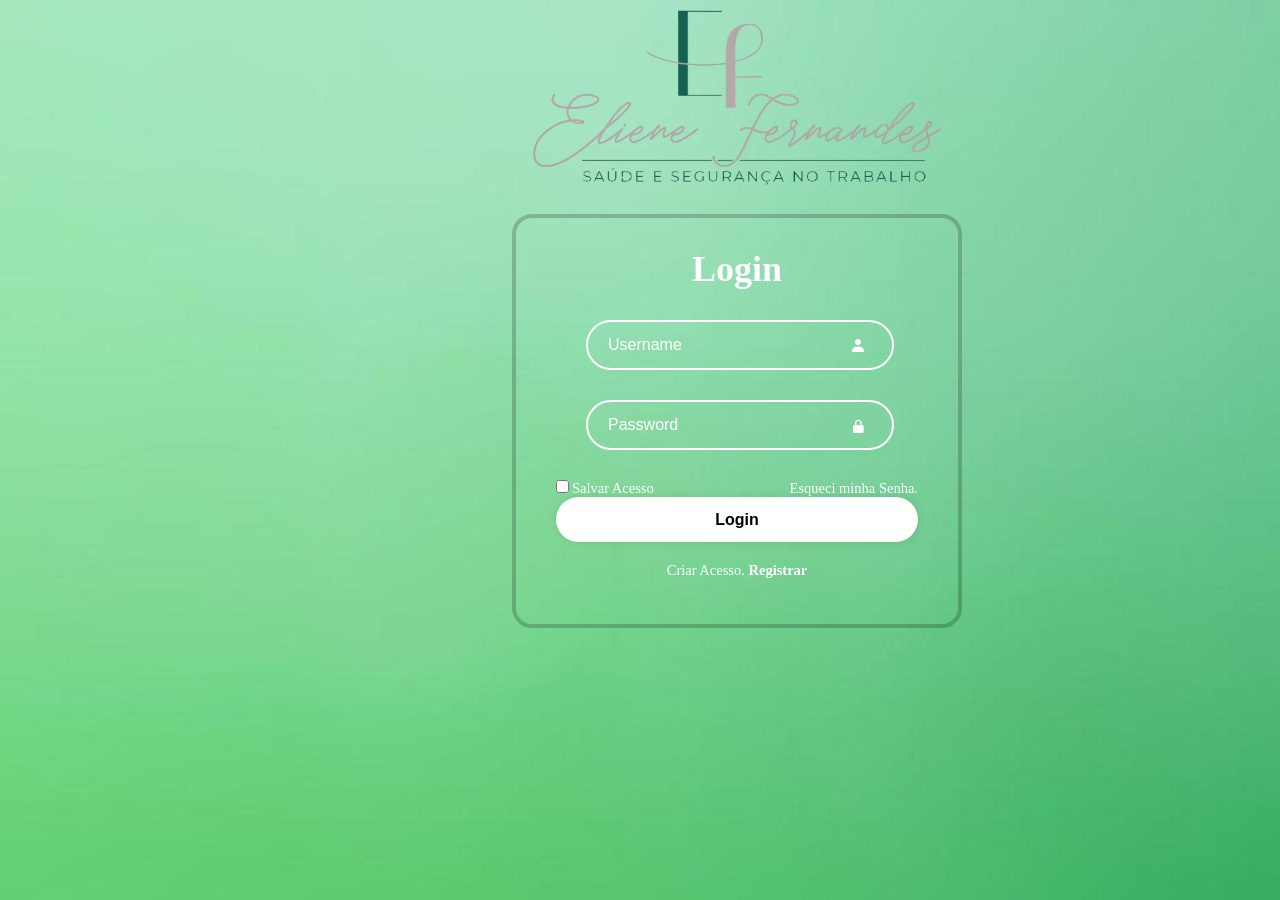
<file: index.html>
<!DOCTYPE html>
<html lang="en">
<head>
    <meta charset="UTF-8">
    <meta name="viewport" content="width=device-width, initial-scale=1.0">
    <title>Login</title>
    <link rel="stylesheet" href="CSS/login.css">
    <link href='https://unpkg.com/boxicons@2.1.4/css/boxicons.min.css' rel='stylesheet'>
</head>
                        
<body>
                  <div  class="imgfundo">
                    <img src="logo.png" alt="">
                  </div>          
    <div class="wrapper">
        <form action="">
            <h1>Login</h1>
            <div class="input-box">
                <input type="text" placeholder="Username" id="login" required>
                <i class='bx bxs-user'></i>   
            </div>
            <div class="input-box">
                <input type="password" placeholder="Password" id="senha" required> 
                <i class='bx bxs-lock-alt'></i> 
            </div>


            <div class="remember-forgot">
                <label><input type="checkbox">Salvar Acesso 
                </label>
                <a href="#">Esqueci minha Senha.</a>
            </div>
            
            
            <input type="submit" value="Login" class="bnt-login" onclick="bnt(); return false" >
            


            <div class="register-link">
                <p>Criar Acesso. <a href="#">Registrar</a></p>
            </div>
        </form>
    </div>

   <script>
      function bnt() { 
            let login = document.getElementById('login').value;
            let senha = document.getElementById('senha').value;

            if(login == "alessandro" && senha =="123"){
                
                location.href="questionario.html";
            }else{
                alert('Usuário e Senha incorreto!');
            }
        }
    </script>   
</body>
</html>
</file>
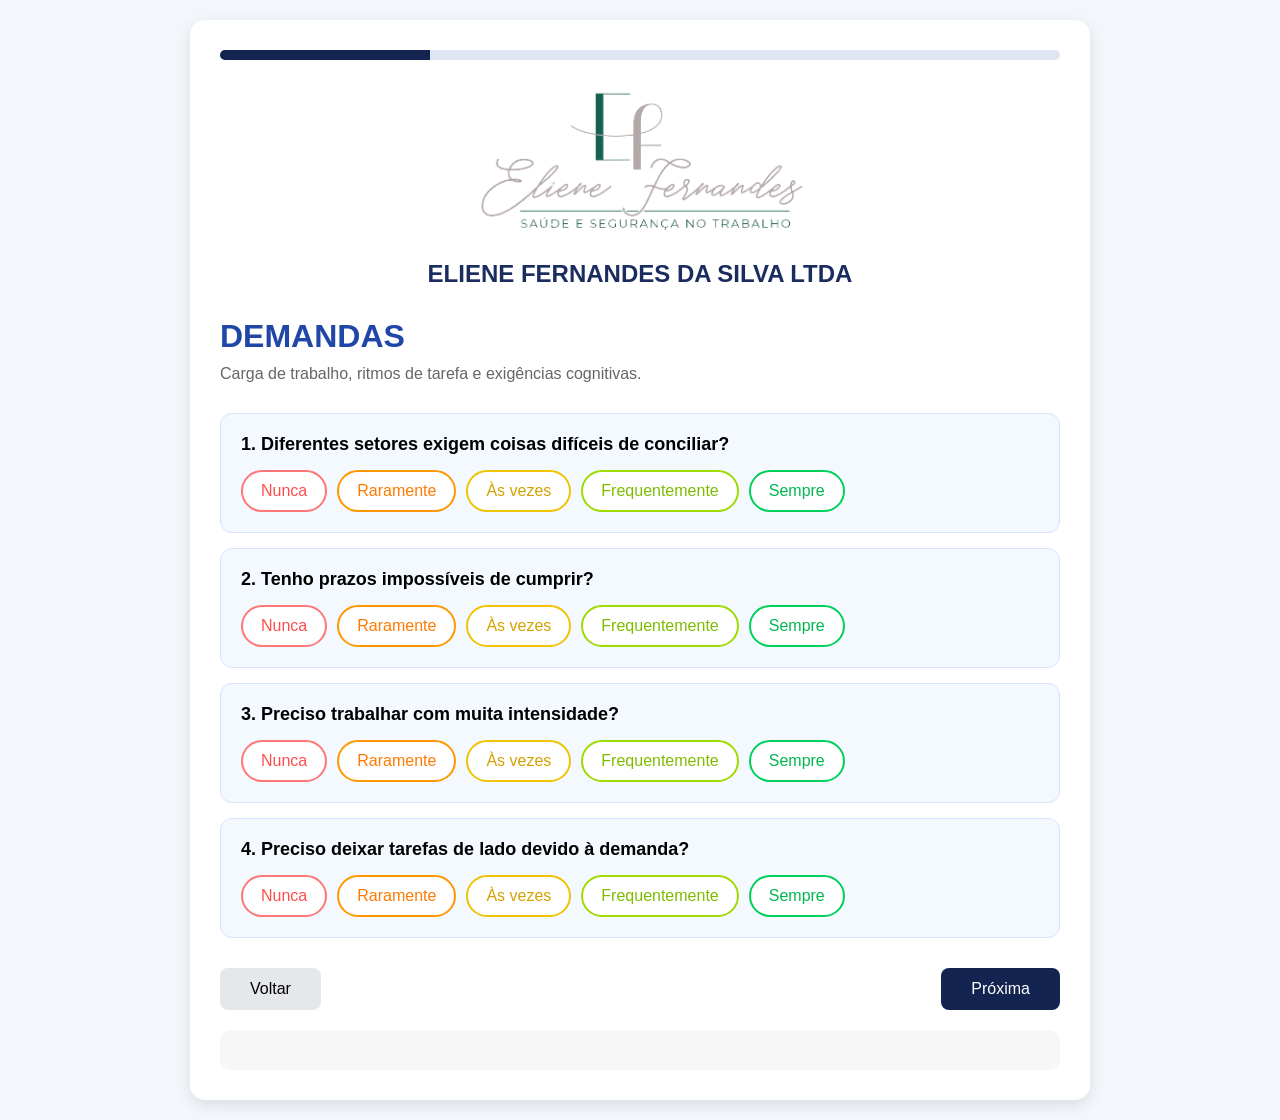
<file: questionario.html>
<!DOCTYPE html>
<html lang="pt-br">
<head>
<meta charset="UTF-8">
<meta name="viewport" content="width=device-width, initial-scale=1.0">
<title>Questionário Psicossocial</title>
<link rel="stylesheet" href="CSS/style.css">

</head>
<body>

    
<div class="container">

<div class="progress">
<div class="progress-bar" id="progressBar"></div>
</div>
<img src="logo.png" alt="">

<div class="logo-area">
<h2>ELIENE FERNANDES DA SILVA LTDA</h2>
</div>

<form id="quizForm">

<!------------------------------------------------------- Página 1 --------------------------------------------------------------------------------->
<div class="step">

<h1 class="section-title">DEMANDAS</h1>
<p class="subtitle">Carga de trabalho, ritmos de tarefa e exigências cognitivas.</p>

<div id="questions1"></div>

</div>

<!------------------------------------------------------- Página 2 ---------------------------------------------------------------------------------->
<div class="step hidden">

<h1 class="section-title">CONTROLE</h1>
<p class="subtitle">Autonomia do trabalhador.</p>

<div id="questions2"></div>

</div>

<!-------------------------------------------------------- Página 3 --------------------------------------------------------------------------------->
<div class="step hidden">

<h1 class="section-title">APOIO DA GESTÃO</h1>
<p class="subtitle">Suporte da liderança.</p>

<div id="questions3"></div>

</div>

<!--------------------------------------------------------- Página 4 --------------------------------------------------------------------------------->
<div class="step hidden">

<h1 class="section-title">SUPORTE DOS COLEGAS</h1>
<p class="subtitle">Relacionamento com colegas.</p>

<div id="questions4"></div>

</div>

</form>

<div class="buttons">

<button class="btn-back" onclick="voltar()">Voltar</button>

<button class="btn-next" onclick="proximo()">Próxima</button>

</div>

<div id="resultado"></div>

</div>      
<script src="JS/script.js"></script>
</body>
</html>
</file>
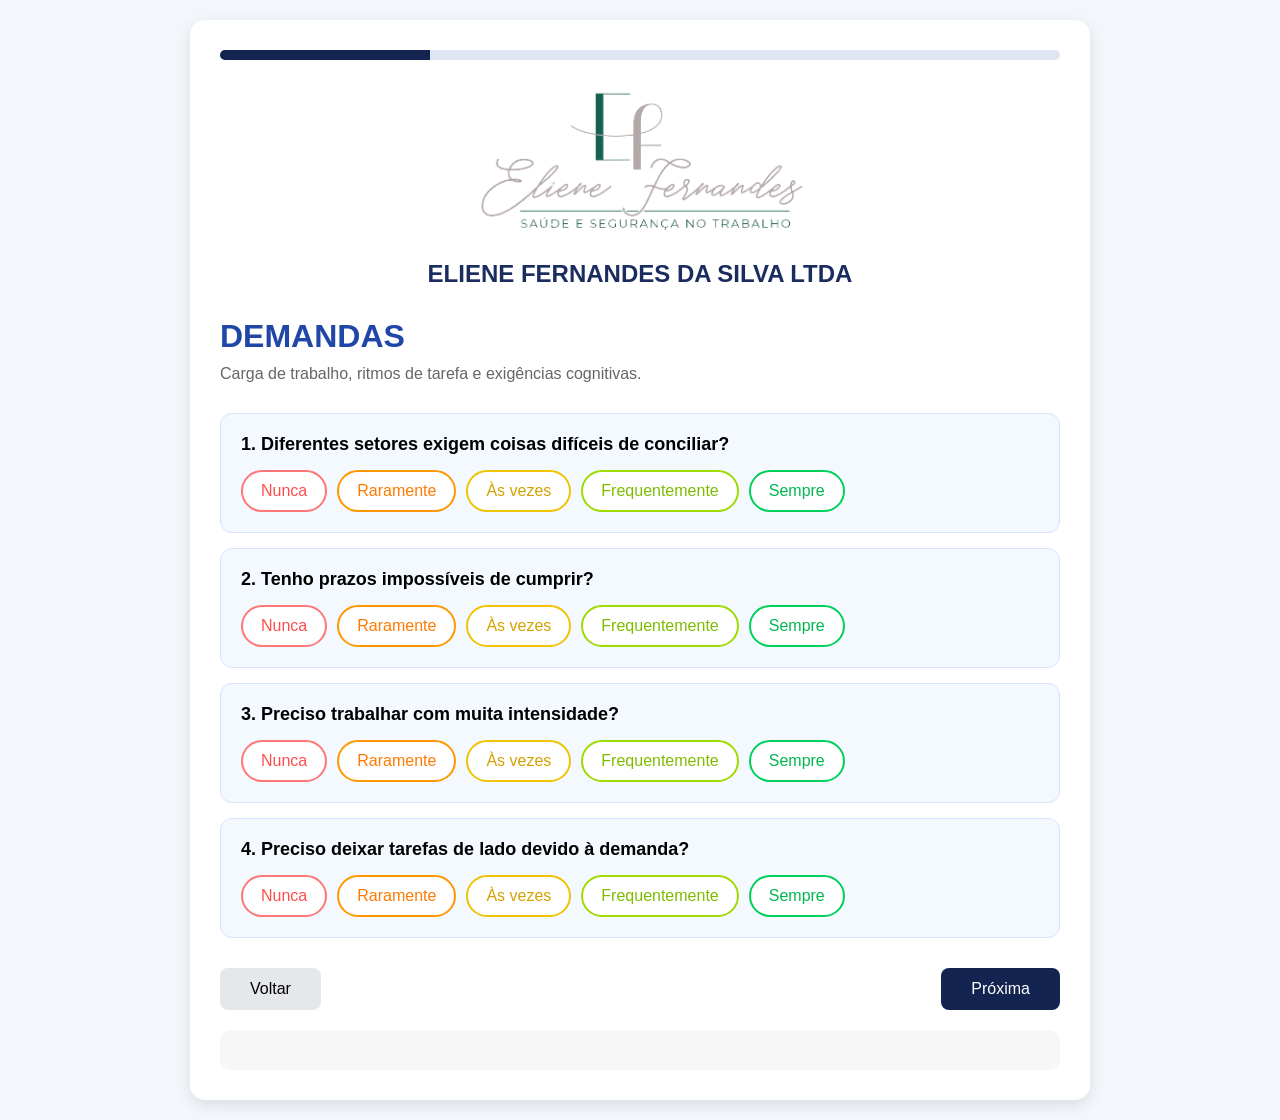
<file: Tela-Inicial.html>
<!DOCTYPE html>
<html lang="pt-br">
<head>
<meta charset="UTF-8">
<meta name="viewport" content="width=device-width, initial-scale=1.0">
<title>Questionário Psicossocial</title>
<link rel="stylesheet" href="style.css">

</head>
<body>

<div class="container">

<div class="progress">
<div class="progress-bar" id="progressBar"></div>
</div>
<img src="logo.png" alt="">

<div class="logo-area">
<h2>ELIENE FERNANDES DA SILVA LTDA</h2>
</div>

<form id="quizForm">

<!------------------------------------------------------- Página 1 --------------------------------------------------------------------------------->
<div class="step">

<h1 class="section-title">DEMANDAS</h1>
<p class="subtitle">Carga de trabalho, ritmos de tarefa e exigências cognitivas.</p>

<div id="questions1"></div>

</div>

<!------------------------------------------------------- Página 2 ---------------------------------------------------------------------------------->
<div class="step hidden">

<h1 class="section-title">CONTROLE</h1>
<p class="subtitle">Autonomia do trabalhador.</p>

<div id="questions2"></div>

</div>

<!-------------------------------------------------------- Página 3 --------------------------------------------------------------------------------->
<div class="step hidden">

<h1 class="section-title">APOIO DA GESTÃO</h1>
<p class="subtitle">Suporte da liderança.</p>

<div id="questions3"></div>

</div>

<!--------------------------------------------------------- Página 4 --------------------------------------------------------------------------------->
<div class="step hidden">

<h1 class="section-title">SUPORTE DOS COLEGAS</h1>
<p class="subtitle">Relacionamento com colegas.</p>

<div id="questions4"></div>

</div>

</form>

<div class="buttons">

<button class="btn-back" onclick="voltar()">Voltar</button>

<button class="btn-next" onclick="proximo()">Próxima</button>

</div>

<div id="resultado"></div>

</div>      
<script src="script.js"></script>
</body>
</html>
</file>
<file: CSS/login.css>
* {
    margin: 0;
    padding: 0;
    box-sizing: border-box;
    /*font-family: "Poppins", sans-serif;*/

}



    

/* Corpo do login */
body {
      
        width: 100%;
        overflow-x: hidden;
        background-image: url('fundo-login.jpg');
}


.imgfundo img{
    height: 210px;
    position: relative;
    left: 40%;
    
    
   
    
   
}

/* Caixa do Login */
.wrapper {
    width: 450px;
    position: relative;
    left: 40%;
    background: transparent;
    border: 4PX solid rgba(0, 0, 0, 0.2);
    color: #fff;
    border-radius: 20px;
    padding: 30px 40px;

}
/* Texto Login */
.wrapper h1 {
    font-size: 36px;
    text-align: center;

}

/* Label Login e Senha */
.wrapper .input-box {
    position: relative;
    width: 85%;
    height: 50PX;
    margin: 30px;

}

.input-box input {
    width: 100%;
    height: 100%;
    background: transparent;
    border: none;
    outline: none;
    border: 2px solid rgba(255, 255, 255, 2);
    border-radius: 40px;
    font-size: 16px;
    color: #fff;
    padding: 20px 20px 20px;

}


.input-box input::placeholder {
    color: #fff;

}

/* Icones */
.input-box i {
    position: absolute;
    right: 20PX;
    top: 35%;
    transform: translate(-50%) ;

}

.wrapper .remember-forgot {
    display: flex;
    justify-content: space-between;
    font-size: 14.5px;
    margin: -15 0 15px;
    
    
}

.remember-forgot label input {
    accent-color: #fff;
    margin-right: 3px;
   

}

.remember-forgot a {
    color: #fff;
    text-decoration: none;
    

}

.remember-forgot a:hover {
    text-decoration: underline;

}

/* Botão Login */
.wrapper .bnt-login {
    width: 100%;
    height: 45px;
    background: #fffffd;
    border: none;
    outline: none;
    border-radius: 40px;
    box-shadow: 0 0 10px rgba(0, 0, 0, .1);
    cursor: pointer;
    font-size: 16px;
    color: #000000;
    font-weight: 600;

 
  

}

.wrapper .bnt-login:hover{
    transition: background, color 0.6s;
    background: rgb(0, 97, 243);
    color: #ededed;
   
}


.wrapper .register-link {
    font-size: 14.5px;
    text-align: center;
    margin: 20px 0 15px;

}

.register-link p a {
    color: #fff;
    text-decoration: none;
    font-weight: 600;
}

.register-link p a:hover {
    text-decoration: underline;
}
</file>
<file: CSS/style.css>
*{
margin:0;
padding:0;
box-sizing:border-box;
font-family:Arial, sans-serif;
}

img{
    width: 350px;
    display: block;
    margin-right: auto;
    margin-left: auto;
}

body{
background:#f3f6fb;
padding:20px;
}

.container{
max-width:900px;
margin:auto;
background:#fff;
padding:30px;
border-radius:15px;
box-shadow:0 5px 15px rgba(0,0,0,.1);
}

.progress{
height:10px;
background:#dfe6f3;
border-radius:50px;
overflow:hidden;
margin-bottom:25px;
}

.progress-bar{
height:100%;
width:25%;
background:#12244f;
transition:.4s;
}

.logo-area{
text-align:center;
margin-bottom:30px;
}

.logo-area h2{
color:#1b2d5f;
margin-top:10px;
}

.section-title{
font-size:32px;
font-weight:bold;
color:#2047a8;
margin-bottom:10px;
}

.subtitle{
color:#666;
margin-bottom:30px;
}

.question-card{
background:#f4f8ff;
border:1px solid #d6e2ff;
padding:20px;
border-radius:12px;
margin-bottom:15px;
}

.question{
font-size:18px;
font-weight:600;
margin-bottom:15px;
}

.options{
display:flex;
flex-wrap:wrap;
gap:10px;
}

.option{
padding:10px 18px;
border-radius:50px;
cursor:pointer;
border:2px solid;
background:white;
transition:.3s;
}

.option:hover{
transform:scale(1.05);
}

.nunca{
color:#ff4d4d;
border-color:#ff7777;
}

.raramente{
color:#ff7a00;
border-color:#ff9800;
}

.asvezes{
color:#d4a100;
border-color:#f0c400;
}

.freq{
color:#7ebc00;
border-color:#9edb00;
}

.sempre{
color:#00b84f;
border-color:#00d15a;
}

.selected{
color:white !important;
}

.nunca.selected{
background:#ff5252;
}

.raramente.selected{
background:#ff8c00;
}

.asvezes.selected{
background:#ffc107;
}

.freq.selected{
background:#8bc34a; 
}

.sempre.selected{
background:#00c853;
}

.buttons{
display:flex;
justify-content:space-between;
margin-top:30px;
}

button{
padding:12px 30px;
border:none;
border-radius:8px;
cursor:pointer;
font-size:16px;
}

.btn-back{
background:#e5e7eb;
}

.btn-next{
background:#12244f;
color:white;
}

.hidden{
display:none;
}

#resultado{
white-space:pre-wrap;
background:#f7f7f7;
padding:20px;
border-radius:10px;
margin-top:20px;
}
</file>
<file: style.css>
*{
margin:0;
padding:0;
box-sizing:border-box;
font-family:Arial, sans-serif;
}

img{
    width: 350px;
    display: block;
    margin-right: auto;
    margin-left: auto;
}

body{
background:#f3f6fb;
padding:20px;
}

.container{
max-width:900px;
margin:auto;
background:#fff;
padding:30px;
border-radius:15px;
box-shadow:0 5px 15px rgba(0,0,0,.1);
}

.progress{
height:10px;
background:#dfe6f3;
border-radius:50px;
overflow:hidden;
margin-bottom:25px;
}

.progress-bar{
height:100%;
width:25%;
background:#12244f;
transition:.4s;
}

.logo-area{
text-align:center;
margin-bottom:30px;
}

.logo-area h2{
color:#1b2d5f;
margin-top:10px;
}

.section-title{
font-size:32px;
font-weight:bold;
color:#2047a8;
margin-bottom:10px;
}

.subtitle{
color:#666;
margin-bottom:30px;
}

.question-card{
background:#f4f8ff;
border:1px solid #d6e2ff;
padding:20px;
border-radius:12px;
margin-bottom:15px;
}

.question{
font-size:18px;
font-weight:600;
margin-bottom:15px;
}

.options{
display:flex;
flex-wrap:wrap;
gap:10px;
}

.option{
padding:10px 18px;
border-radius:50px;
cursor:pointer;
border:2px solid;
background:white;
transition:.3s;
}

.option:hover{
transform:scale(1.05);
}

.nunca{
color:#ff4d4d;
border-color:#ff7777;
}

.raramente{
color:#ff7a00;
border-color:#ff9800;
}

.asvezes{
color:#d4a100;
border-color:#f0c400;
}

.freq{
color:#7ebc00;
border-color:#9edb00;
}

.sempre{
color:#00b84f;
border-color:#00d15a;
}

.selected{
color:white !important;
}

.nunca.selected{
background:#ff5252;
}

.raramente.selected{
background:#ff8c00;
}

.asvezes.selected{
background:#ffc107;
}

.freq.selected{
background:#8bc34a; 
}

.sempre.selected{
background:#00c853;
}

.buttons{
display:flex;
justify-content:space-between;
margin-top:30px;
}

button{
padding:12px 30px;
border:none;
border-radius:8px;
cursor:pointer;
font-size:16px;
}

.btn-back{
background:#e5e7eb;
}

.btn-next{
background:#12244f;
color:white;
}

.hidden{
display:none;
}

#resultado{
white-space:pre-wrap;
background:#f7f7f7;
padding:20px;
border-radius:10px;
margin-top:20px;
}
</file>
